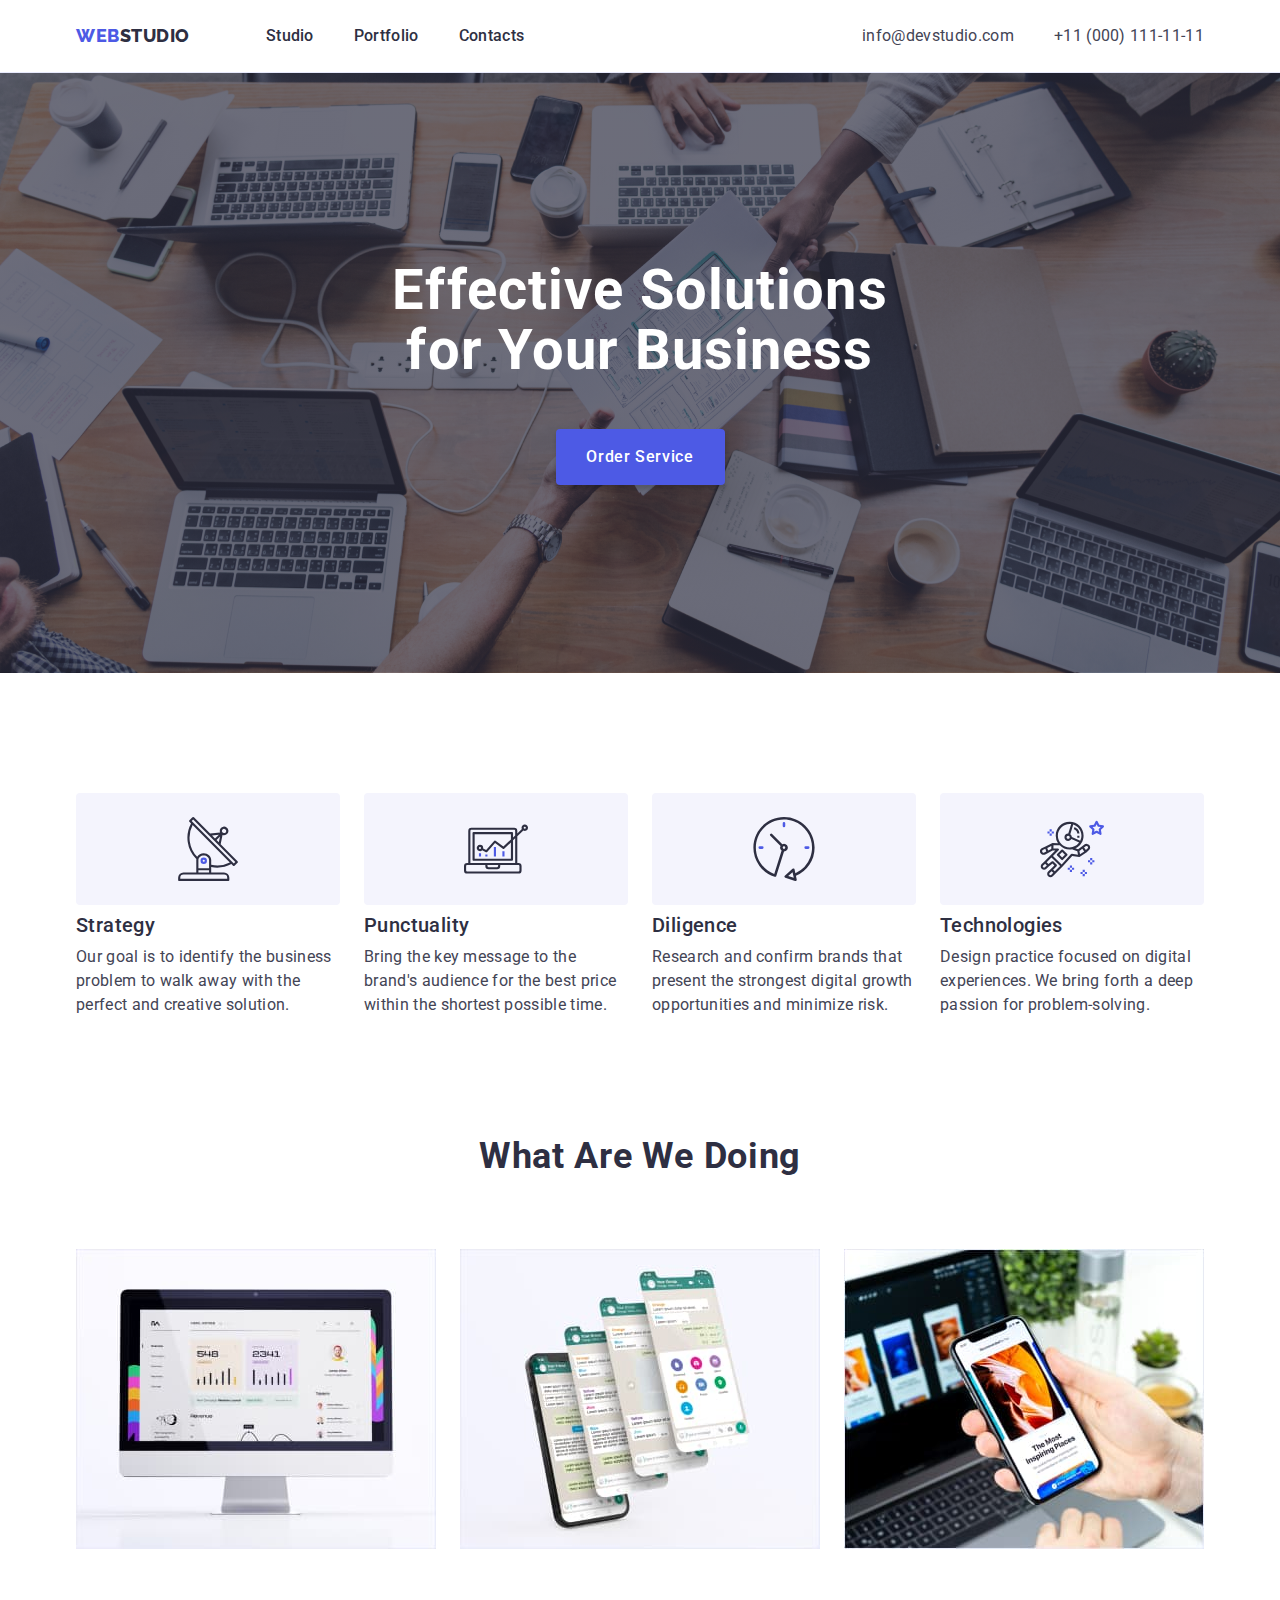
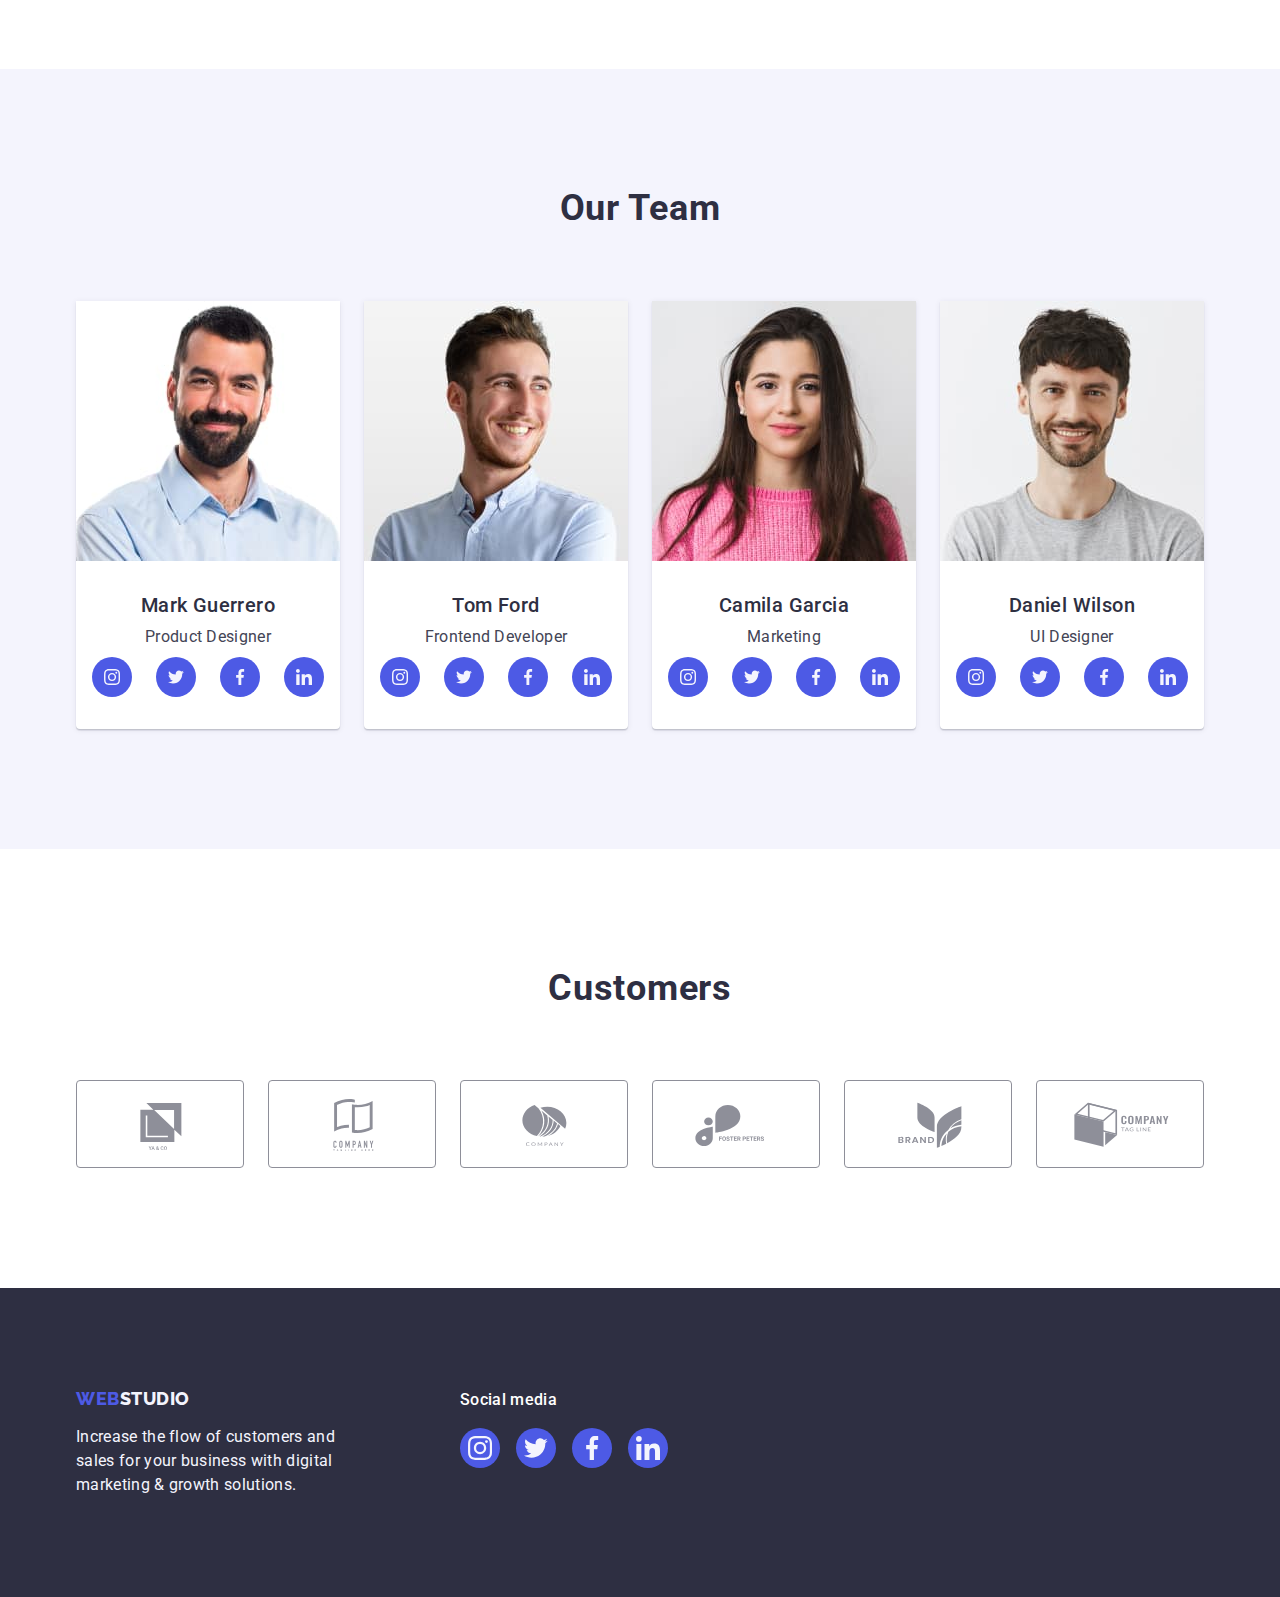
<file: index.html>
<!DOCTYPE html>
<html lang="en">
  <head>
    <meta charset="UTF-8" />
    <meta http-equiv="X-UA-Compatible" content="IE=edge" />
    <meta name="viewport" content="width=, initial-scale=1.0" />
    <title>WebStudio</title>
    <link rel="preconnect" href="https://fonts.googleapis.com" />
    <link rel="preconnect" href="https://fonts.gstatic.com" crossorigin />
    <link
      href="https://fonts.googleapis.com/css2?family=Raleway:wght@800&family=Roboto:wght@400;500;700&display=swap"
      rel="stylesheet"
    />
    <link
      rel="stylesheet"
      href="https://cdnjs.cloudflare.com/ajax/libs/modern-normalize/1.1.0/modern-normalize.min.css"
    />
    <link rel="stylesheet" href="./css/style.css" />
  </head>

  <body>
    <header class="main-header">
      <!--Верхня частина нашої сторінки в яку я включила навігаційні елементи-->
      <div class="container main-header-container">
        <nav class="nav-wrapper">
          <a class="logo link" href="./index.html"
            >Web<span class="logo-first-part">Studio</span></a
          >
          <ul class="nav-list list">
            <li class="nav-item">
              <a class="nav-link link" href="./index.html">Studio</a>
            </li>
            <li class="nav-item">
              <a class="nav-link link" href="./portfolio.html">Portfolio</a>
            </li>
            <li class="nav-item">
              <a class="nav-link link" href="">Contacts</a>
            </li>
          </ul>
        </nav>
        <address class="contacts">
          <ul class="contacts-list list">
            <li class="contact-item">
              <a class="contact-adress link" href="mailto:info@devstudio.com"
                >info@devstudio.com</a
              >
            </li>
            <li class="contact-item">
              <a class="contact-adress link" href="tel:+110001111111"
                >+11 (000) 111-11-11</a
              >
            </li>
          </ul>
        </address>
      </div>
    </header>

    <main>
      <section class="hero">
        <div class="container">
          <h1 class="main-title">Effective Solutions for Your Business</h1>
          <button class="btn-order" type="button">Order Service</button>
        </div>
      </section>

      <section class="section information">
        <div class="container">
          <h2 class="visually-hidden">Information</h2>
          <ul class="description-list list">
            <li class="description-item">
              <div class="information-item">
                <svg width="64" height="64" class="information-icon">
                  <use href="./images/icons.svg#icon-antenna"></use>
                </svg>
              </div>
              <h3 class="description-title">Strategy</h3>
              <p class="description-text">
                Our goal is to identify the business problem to walk away with
                the perfect and creative solution.
              </p>
            </li>
            <li class="description-item">
              <div class="information-item">
                <svg width="64" height="64" class="information-icon">
                  <use href="./images/icons.svg#icon-diagram"></use>
                </svg>
              </div>
              <h3 class="description-title">Punctuality</h3>
              <p class="description-text">
                Bring the key message to the brand's audience for the best price
                within the shortest possible time.
              </p>
            </li>
            <li class="description-item">
              <div class="information-item">
                <svg width="64" height="64" class="information-icon">
                  <use href="./images/icons.svg#icon-clock"></use>
                </svg>
              </div>
              <h3 class="description-title">Diligence</h3>
              <p class="description-text">
                Research and confirm brands that present the strongest digital
                growth opportunities and minimize risk.
              </p>
            </li>
            <li class="description-item">
              <div class="information-item">
                <svg width="64" height="64" class="information-icon">
                  <use href="./images/icons.svg#icon-astronaut"></use>
                </svg>
              </div>
              <h3 class="description-title">Technologies</h3>
              <p class="description-text">
                Design practice focused on digital experiences. We bring forth a
                deep passion for problem-solving.
              </p>
            </li>
          </ul>
        </div>
      </section>

      <section class="section">
        <div class="container">
          <h2 class="projects-title">What are we doing</h2>
          <ul class="projects list">
            <li class="project-item">
              <img
                class="project-pic"
                src="./images/img-main.jpg"
                alt="computer"
                width="360"
                height="300"
              />
            </li>
            <li class="project-item">
              <img
                class="project-pic"
                src="./images/img-main2.jpg"
                alt="app"
                width="360"
                height="300"
              />
            </li>
            <li class="project-item">
              <img
                class="project-pic"
                src="./images/img-main3.jpg"
                alt="phone"
                width="360"
                height="300"
              />
            </li>
          </ul>
        </div>
      </section>

      <section class="our-workers section">
        <div class="container">
          <h2 class="worker-main-title">Our Team</h2>
          <ul class="workers list">
            <li class="worker-item">
              <img
                class="worker-pic"
                src="./images/mark.jpg"
                alt="worker"
                width="264"
                height="260"
              />
              <div class="text-container">
                <h3 class="worker-title">Mark Guerrero</h3>
                <p class="profession">Product Designer</p>
                <ul class="worker-list list">
                  <li class="worker-list-item">
                    <a class="worker-list-link" href="">
                      <svg class="worker-list-icon" aria-label="icon instagram" width="16" height="16">
                        <use
                          href="./images/icons.svg#icon-instagram">
                        </use>
                      </svg>
                    </a>
                  </li>
                  <li class="worker-list-item">
                    <a class="worker-list-link" href="">
                      <svg class="worker-list-icon" aria-label="icon twitter" width="16" height="16">
                        <use
                          href="./images/icons.svg#icon-twitter">
                        </use>
                      </svg>
                    </a>
                  </li>
                  <li class="worker-list-item">
                    <a class="worker-list-link" href="">
                      <svg class="worker-list-icon" aria-label="icon facebook" width="16" height="16">
                        <use
                          href="./images/icons.svg#icon-facebook">
                        </use>
                      </svg>
                    </a>
                  </li>
                  <li class="worker-list-item">
                    <a class="worker-list-link" href="">
                      <svg class="worker-list-icon" aria-label="icon linkedin" width="16" height="16">
                        <use
                          href="./images/icons.svg#icon-linkedin">
                        </use>
                      </svg>
                    </a>
                  </li>
                </ul>
              </div>
            </li>
            <li class="worker-item">
              <img
                class="worker-pic"
                src="./images/tom.jpg"
                alt="worker"
                width="264"
                height="260"
              />
              <div class="text-container">
                <h3 class="worker-title">Tom Ford</h3>
                <p class="profession">Frontend Developer</p>
                <ul class="worker-list list">
                  <li class="worker-list-item">
                    <a class="worker-list-link" href="">
                      <svg class="worker-list-icon" aria-label="icon instagram" width="16" height="16">
                        <use
                          href="./images/icons.svg#icon-instagram">
                        </use>
                      </svg>
                    </a>
                  </li>
                  <li class="worker-list-item">
                    <a class="worker-list-link" href="">
                      <svg class="worker-list-icon" aria-label="icon twitter" width="16" height="16">
                        <use
                          href="./images/icons.svg#icon-twitter">
                        </use>
                      </svg>
                    </a>
                  </li>
                  <li class="worker-list-item">
                    <a class="worker-list-link" href="">
                      <svg class="worker-list-icon" aria-label="icon facebook" width="16" height="16">
                        <use
                          href="./images/icons.svg#icon-facebook">
                        </use>
                      </svg>
                    </a>
                  </li>
                  <li class="worker-list-item">
                    <a class="worker-list-link" href="">
                      <svg class="worker-list-icon" aria-label="icon linkedin" width="16" height="16">
                        <use
                          href="./images/icons.svg#icon-linkedin">
                        </use>
                      </svg>
                    </a>
                  </li>
                </ul>
              </div>
            </li>
            <li class="worker-item">
              <img
                class="worker-pic"
                src="./images/camila.jpg"
                alt="worker"
                width="264"
                height="260"
              />
              <div class="text-container">
                <h3 class="worker-title">Camila Garcia</h3>
                <p class="profession">Marketing</p>
                <ul class="worker-list list">
                  <li class="worker-list-item">
                    <a class="worker-list-link" href="">
                      <svg class="worker-list-icon" aria-label="icon instagram" width="16" height="16">
                        <use
                          href="./images/icons.svg#icon-instagram">
                        </use>
                      </svg>
                    </a>
                  </li>
                  <li class="worker-list-item">
                    <a class="worker-list-link" href="">
                      <svg class="worker-list-icon" aria-label="icon twitter" width="16" height="16">
                        <use
                          href="./images/icons.svg#icon-twitter">
                        </use>
                      </svg>
                    </a>
                  </li>
                  <li class="worker-list-item">
                    <a class="worker-list-link" href="">
                      <svg class="worker-list-icon" aria-label="icon facebook" width="16" height="16">
                        <use
                          href="./images/icons.svg#icon-facebook">
                        </use>
                      </svg>
                    </a>
                  </li>
                  <li class="worker-list-item">
                    <a class="worker-list-link" href="">
                      <svg class="worker-list-icon" aria-label="icon linkedin" width="16" height="16">
                        <use
                          href="./images/icons.svg#icon-linkedin">
                        </use>
                      </svg>
                    </a>
                  </li>
                </ul>
              </div>
            </li>
            <li class="worker-item">
              <img
                class="worker-pic"
                src="./images/daniel.jpg"
                alt="worker"
                width="264"
                height="260"/>
              <div class="text-container">
                <h3 class="worker-title">Daniel Wilson</h3>
                <p class="profession">UI Designer</p>
                <ul class="worker-list list">
                  <li class="worker-list-item">
                    <a class="worker-list-link" href="">
                      <svg class="worker-list-icon" aria-label="icon instagram" width="16" height="16">
                        <use
                          href="./images/icons.svg#icon-instagram">
                        </use>
                      </svg>
                    </a>
                  </li>
                  <li class="worker-list-item">
                    <a class="worker-list-link" href="">
                      <svg class="worker-list-icon" aria-label="icon twitter" width="16" height="16">
                        <use
                          href="./images/icons.svg#icon-twitter">
                        </use>
                      </svg>
                    </a>
                  </li>
                  <li class="worker-list-item">
                    <a class="worker-list-link" href="">
                      <svg class="worker-list-icon" aria-label="icon facebook" width="16" height="16">
                        <use
                          href="./images/icons.svg#icon-facebook">
                        </use>
                      </svg>
                    </a>
                  </li>
                  <li class="worker-list-item">
                    <a class="worker-list-link" href="">
                      <svg class="worker-list-icon" aria-label="icon linkedin" width="16" height="16">
                        <use
                          href="./images/icons.svg#icon-linkedin">
                        </use>
                      </svg>
                    </a>
                  </li>
                </ul>
              </div>
            </li>
          </ul>
        </div>
      </section>

      <section class="section icons">
        <div class="container">
          <h2 class="icon-title">Customers</h2>
          <ul class="icon-list list">
            <li class="icon-item">
              <a class="icon-link" href="">
                <svg class="icon-image" width="104" height="56">
                  <use href="./images/icons.svg#icon-group-first"></use>
                </svg>
              </a>
            </li>
            <li class="icon-item">
              <a class="icon-link" href="">
                <svg class="icon-image" width="104" height="56">
                  <use href="./images/icons.svg#icon-group-second"></use>
                </svg>
              </a>
            </li>
            <li class="icon-item">
              <a class="icon-link" href="">
                <svg class="icon-image" width="104" height="56">
                  <use href="./images/icons.svg#icon-group-third"></use>
                </svg>
              </a>
            </li>
            <li class="icon-item">
              <a class="icon-link" href="">
                <svg class="icon-image" width="104" height="56">
                  <use href="./images/icons.svg#icon-group-fourth"></use>
                </svg>
              </a>
            </li>
            <li class="icon-item">
              <a class="icon-link" href="">
                <svg class="icon-image" width="104" height="56">
                  <use href="./images/icons.svg#icon-group-fifth"></use>
                </svg>
              </a>
            </li>
            <li class="icon-item">
              <a class="icon-link" href="">
                <svg class="icon-image" width="104" height="56">
                  <use href="./images/icons.svg#icon-group-sixth"></use>
                </svg>
              </a>
            </li>
          </ul>
        </div>
      </section>
    </main>

    <footer class="main-footer">
      <div class="container footer-container">
        <div class="logo-footer-container">
          <a class="logo-footer link" href="./index.html" target="_blank"
            >Web<span class="logo-first-part-footer">Studio</span></a
          >
          <p class="text-footer">
            Increase the flow of customers and sales for your business with
            digital marketing & growth solutions.
          </p>
        </div>

        <div>
          <p class="footer-icon-title">Social media</p>
          <ul class="footer-list list">
            <li class="footer-list-item">
              <a class="footer-list-link" href="">
                <svg
                  class="footer-list-icon"
                  aria-label="icon instagram"
                  width="24"
                  height="24">
                  <use href="./images/icons.svg#icon-instagram"></use>
                </svg>
              </a>
            </li>
            <li class="footer-list-item">
              <a class="footer-list-link" href="">
                <svg
                  class="footer-list-icon"
                  aria-label="icon twitter"
                  width="24"
                  height="24">
                  <use href="./images/icons.svg#icon-twitter"></use>
                </svg>
              </a>
            </li>
            <li class="footer-list-item">
              <a class="footer-list-link" href="">
                <svg
                  class="footer-list-icon"
                  aria-label="icon facebook"
                  width="24"
                  height="24">
                  <use href="./images/icons.svg#icon-facebook"></use>
                </svg>
              </a>
            </li>
            <li class="footer-list-item">
              <a class="footer-list-link" href="">
                <svg
                  class="footer-list-icon"
                  aria-label="icon linkedin"
                  width="24"
                  height="24">
                  <use href="./images/icons.svg#icon-linkedin"></use>
                </svg>
              </a>
            </li>
          </ul>
        </div>
      </div>
    </footer>
  </body>
</html>
</file>
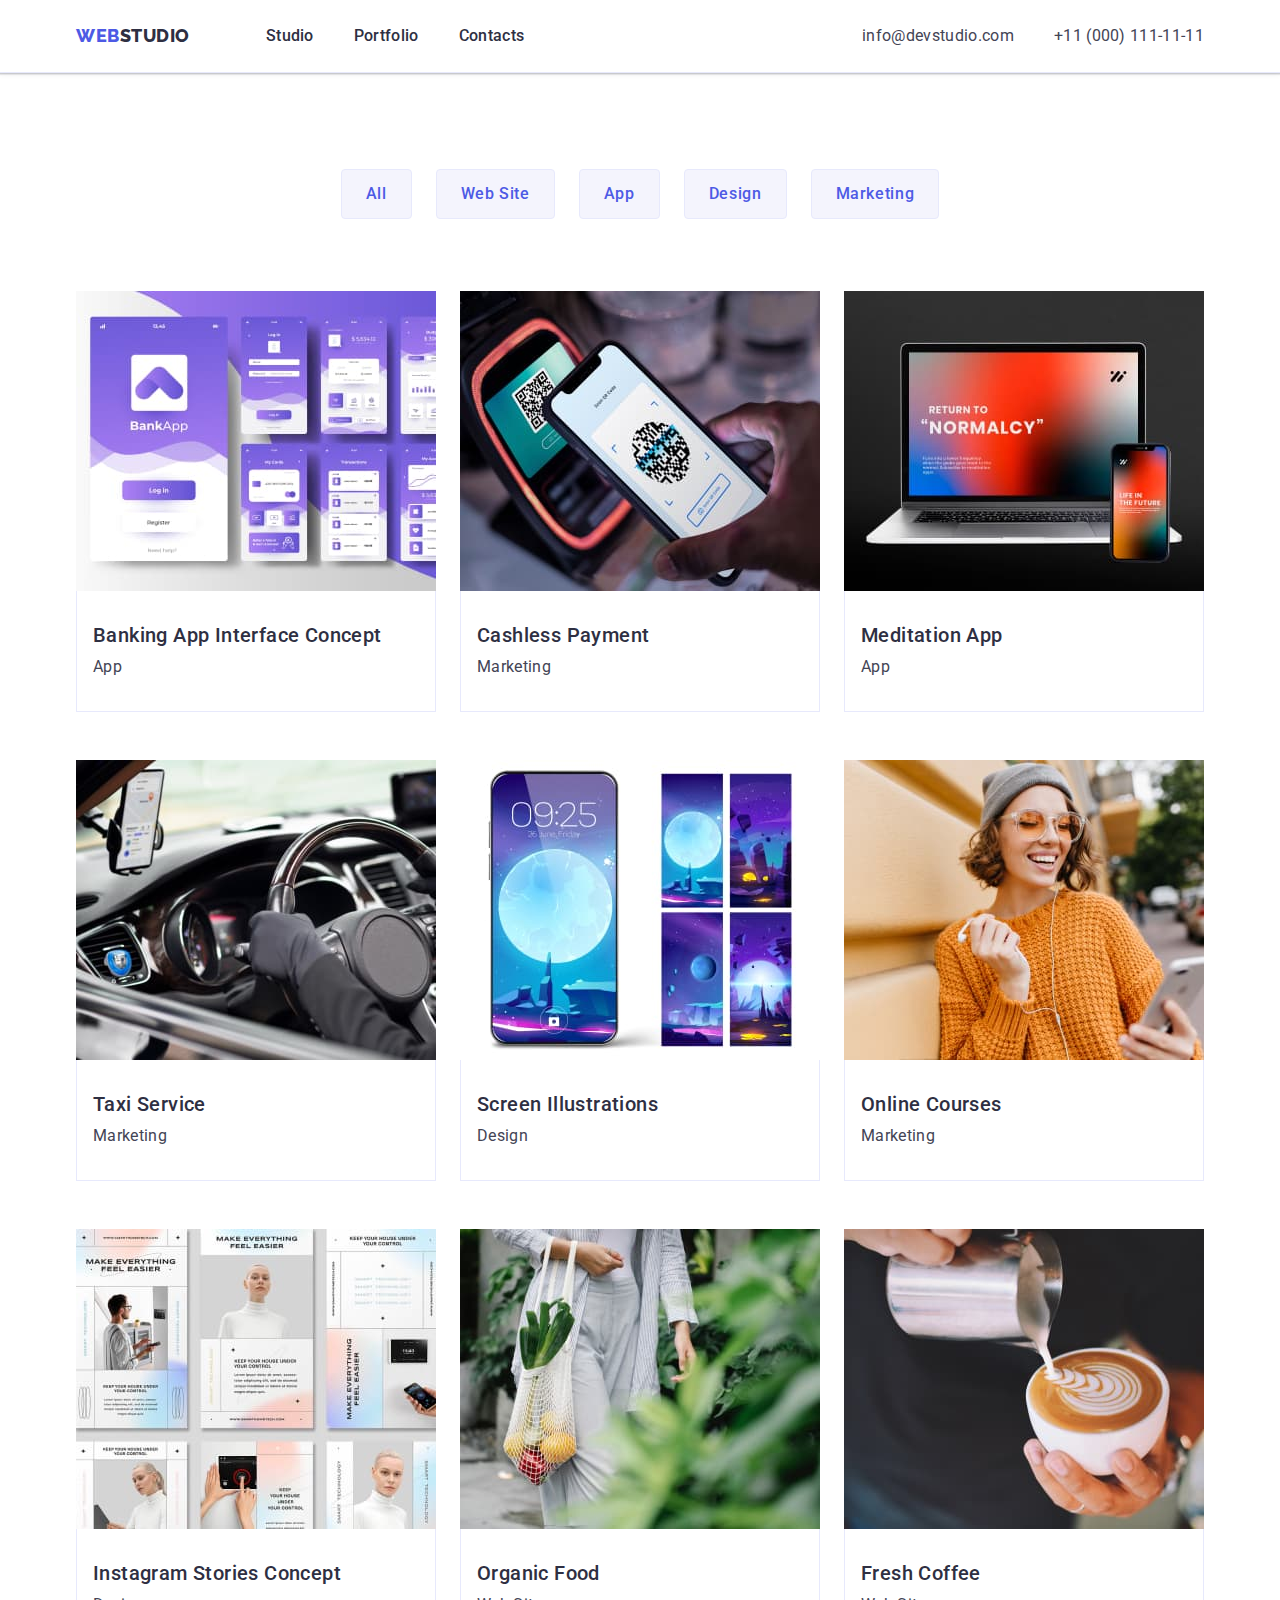
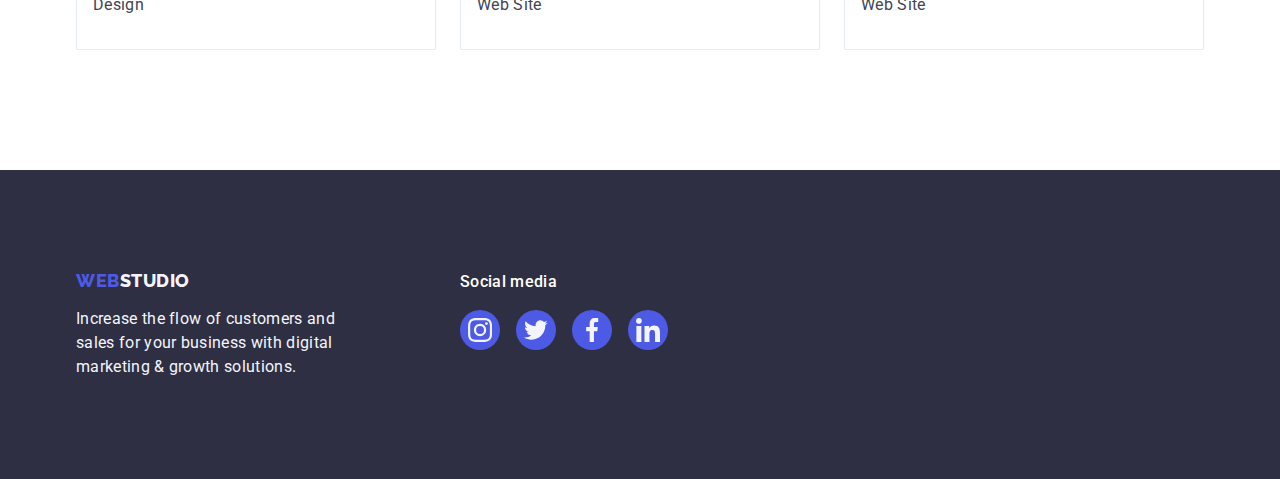
<file: portfolio.html>
<!DOCTYPE html>
<html lang="en">
  <head>
    <meta charset="UTF-8" />
    <meta http-equiv="X-UA-Compatible" content="IE=edge" />
    <meta name="viewport" content="width=device-width, initial-scale=1.0" />
    <title>Portfolio</title>
    <link rel="preconnect" href="https://fonts.googleapis.com" />
    <link rel="preconnect" href="https://fonts.gstatic.com" crossorigin />
    <link
      href="https://fonts.googleapis.com/css2?family=Raleway:wght@800&family=Roboto:wght@400;500;700&display=swap"
      rel="stylesheet"
    />
    <link
      rel="stylesheet"
      href="https://cdnjs.cloudflare.com/ajax/libs/modern-normalize/1.1.0/modern-normalize.min.css"
    />
    <link rel="stylesheet" href="./css/style.css" />
  </head>

  <body>
    <header class="main-header">
      <!--Верхня частина нашої сторінки в яку я включила навігаційні елементи-->
      <div class="container main-header-container">
        <nav class="nav-wrapper">
          <a class="logo link" href="./index.html"
            >Web<span class="logo-first-part">Studio</span></a
          >
          <ul class="nav-list list">
            <li class="nav-item">
              <a class="nav-link link" href="./index.html">Studio</a>
            </li>
            <li class="nav-item">
              <a class="nav-link link" href="./portfolio.html">Portfolio</a>
            </li>
            <li class="nav-item">
              <a class="nav-link link" href="">Contacts</a>
            </li>
          </ul>
        </nav>
        <address class="contacts">
          <ul class="contacts-list list">
            <li class="contact-item">
              <a class="contact-adress link" href="mailto:info@devstudio.com"
                >info@devstudio.com</a
              >
            </li>
            <li class="contact-item">
              <a class="contact-adress link" href="tel:+110001111111"
                >+11 (000) 111-11-11</a
              >
            </li>
          </ul>
        </address>
      </div>
    </header>

    <main>
      <!-- Кнопки -->
      <section class="section main-section-portfolio">
        <div class="container">
          <h1 class="visually-hidden">Portfolio</h1>
          <ul class="btn-list list">
            <li class="btn-item">
              <button class="btn-portfolio" type="button">All</button>
            </li>
            <li class="btn-item">
              <button class="btn-portfolio" type="button">Web Site</button>
            </li>
            <li class="btn-item">
              <button class="btn-portfolio" type="button">App</button>
            </li>
            <li class="btn-item">
              <button class="btn-portfolio" type="button">Design</button>
            </li>
            <li class="btn-item">
              <button class="btn-portfolio" type="button">Marketing</button>
            </li>
          </ul>

          <!-- Фото посилання -->
          <ul class="pictures-list list">
            <li class="pictures-item">
              <a href="" class="pictures-link link">
                <img
                  class="pictures-portfolio"
                  src="./images/img1.jpg"
                  alt="App"
                  width="360"
                  height="300"
                />
                <div class="pictures-container">
                  <h2 class="pictures-title">Banking App Interface Concept</h2>
                  <p class="pictures-text">App</p>
                </div>
              </a>
            </li>
            <li class="pictures-item">
              <a href="" class="pictures-link link">
                <img
                  class="pictures-portfolio"
                  src="./images/img2.jpg"
                  alt="PayPass"
                  width="360"
                  height="300"
                />
                <div class="pictures-container">
                  <h2 class="pictures-title">Cashless Payment</h2>
                  <p class="pictures-text">Marketing</p>
                </div>
              </a>
            </li>
            <li class="pictures-item">
              <a href="" class="pictures-link link">
                <img
                  class="pictures-portfolio"
                  src="./images/img3.jpg"
                  alt="Computer and phone"
                  width="360"
                  height="300"
                />
                <div class="pictures-container">
                  <h2 class="pictures-title">Meditation App</h2>
                  <p class="pictures-text">App</p>
                </div>
              </a>
            </li>
            <li class="pictures-item">
              <a href="" class="pictures-link link">
                <img
                  class="pictures-portfolio"
                  src="./images/img4.jpg"
                  alt="Car"
                  width="360"
                  height="300"
                />
                <div class="pictures-container">
                  <h2 class="pictures-title">Taxi Service</h2>
                  <p class="pictures-text">Marketing</p>
                </div>
              </a>
            </li>
            <li class="pictures-item">
              <a href="" class="pictures-link link">
                <img
                  class="pictures-portfolio"
                  src="./images/img5.jpg"
                  alt="Phone with pictures"
                  width="360"
                  height="300"
                />
                <div class="pictures-container">
                  <h2 class="pictures-title">Screen Illustrations</h2>
                  <p class="pictures-text">Design</p>
                </div>
              </a>
            </li>
            <li class="pictures-item">
              <a href="" class="pictures-link link">
                <img
                  class="pictures-portfolio"
                  src="./images/img6.jpg"
                  alt="Happy girl"
                  width="360"
                  height="300"
                />
                <div class="pictures-container">
                  <h2 class="pictures-title">Online Courses</h2>
                  <p class="pictures-text">Marketing</p>
                </div>
              </a>
            </li>
            <li class="pictures-item">
              <a href="" class="pictures-link link">
                <img
                  class="pictures-portfolio"
                  src="./images/img7.jpg"
                  alt="App design"
                  width="360"
                  height="300"
                />
                <div class="pictures-container">
                  <h2 class="pictures-title">Instagram Stories Concept</h2>
                  <p class="pictures-text">Design</p>
                </div>
              </a>
            </li>
            <li class="pictures-item">
              <a href="" class="pictures-link link">
                <img
                  class="pictures-portfolio"
                  src="./images/img8.jpg"
                  alt="Girl with products"
                  width="360"
                  height="300"
                />
                <div class="pictures-container">
                  <h2 class="pictures-title">Organic Food</h2>
                  <p class="pictures-text">Web Site</p>
                </div>
              </a>
            </li>
            <li class="pictures-item">
              <a href="" class="pictures-link link">
                <img
                  class="pictures-portfolio"
                  src="./images/img9.jpg"
                  alt="Cup of coffee"
                  width="360"
                  height="300"
                />
                <div class="pictures-container">
                  <h2 class="pictures-title">Fresh Coffee</h2>
                  <p class="pictures-text">Web Site</p>
                </div>
              </a>
            </li>
          </ul>
        </div>
      </section>
    </main>

    <footer class="main-footer">
      <div class="container footer-container">
        <div class="logo-footer-container">
          <a class="logo-footer link" href="./index.html" target="_blank"
            >Web<span class="logo-first-part-footer">Studio</span></a
          >
          <p class="text-footer">
            Increase the flow of customers and sales for your business with
            digital marketing & growth solutions.
          </p>
        </div>

        <div>
          <p class="footer-icon-title">Social media</p>
          <ul class="footer-list list">
            <li class="footer-list-item">
              <a class="footer-list-link" href="">
                <svg
                  class="footer-list-icon"
                  aria-label="icon instagram"
                  width="24"
                  height="24"
                >
                  <use href="./images/icons.svg#icon-instagram"></use>
                </svg>
              </a>
            </li>
            <li class="footer-list-item">
              <a class="footer-list-link" href="">
                <svg
                  class="footer-list-icon"
                  aria-label="icon twitter"
                  width="24"
                  height="24"
                >
                  <use href="./images/icons.svg#icon-twitter"></use>
                </svg>
              </a>
            </li>
            <li class="footer-list-item">
              <a class="footer-list-link" href="">
                <svg
                  class="footer-list-icon"
                  aria-label="icon facebook"
                  width="24"
                  height="24"
                >
                  <use href="./images/icons.svg#icon-facebook"></use>
                </svg>
              </a>
            </li>
            <li class="footer-list-item">
              <a class="footer-list-link" href="">
                <svg
                  class="footer-list-icon"
                  aria-label="icon linkedin"
                  width="24"
                  height="24"
                >
                  <use href="./images/icons.svg#icon-linkedin"></use>
                </svg>
              </a>
            </li>
          </ul>
        </div>
      </div>
    </footer>
  </body>
</html>
</file>
<file: css/style.css>
/* кастомні css якості - :root {} застосовується щоб надалі можно було змінити якісь основні характеристики на інші відразу а не точечно 
:root {
    --primary-text-color: rgba(0, 0, 0, 0.8);
}

body {
color: var(--primary-text-color);
}
*/

/* -------ЗМІННІ------- */
:root {
  --main-font-family: "Roboto", sans-serif;
  --main-color: #2e2f42;
  --accent-color: #4d5ae5;
  --second-accent-color: #31d0aa;
  --text-color: #434455;
  --hover-color: #404bbf;
  --main-white-color: #ffffff;
  --pale-accent-color: #f4f4fd;
  --gap-picture-left: 18px;
  --gap-picture-top: 75px;
  --border-color: #e7e9fc;
  --icons-border-color: #8e8f99;
}

.container {
  width: 1158px;
  margin-right: auto;
  margin-left: auto;
  padding: 0 15px;
}

/* -------ДЕФОЛТНІ ЗНАЧЕННЯ------- */
body {
  font-family: var(--main-font-family);
  color: var(--text-color);
  background-color: var(--main-white-color);
}

.btn-order,
.btn-portfolio {
  cursor: pointer;
}

.link {
  text-decoration: none;
}

.list {
  list-style: none;
}

.contacts {
  font-style: normal;
}

h1,
h2,
h3,
h4,
p {
  margin-top: 0;
  margin-bottom: 0;
}

ul,
ol {
  margin-top: 0;
  margin-bottom: 0;
  padding-left: 0;
}

img {
  display: block;
  max-width: 100%;
  height: auto;
}

.section {
  padding-bottom: 120px;
}

.visually-hidden {
  position: absolute;
  width: 1px;
  height: 1px;
  margin: -1px;
  border: 0;
  padding: 0;
  white-space: nowrap;
  clip-path: inset(100%);
  clip: rect(0 0 0 0);
  overflow: hidden;
}

/* ------ХЕДЕР------ */

/* -------ЛОГОТИП У ХЕДЕРІ-------*/
.logo-first-part {
  font-family: "Raleway", sans-serif;
  font-style: normal;
  font-weight: 800;
  font-size: 18px;
  line-height: 1.17;
  letter-spacing: 0.03em;
  text-transform: uppercase;
  color: var(--main-color);
  text-decoration: none;
}

.logo {
  font-family: "Raleway", sans-serif;
  font-style: normal;
  font-weight: 800;
  font-size: 18px;
  line-height: 1.17;
  display: flex;
  align-items: center;
  letter-spacing: 0.03em;
  text-transform: uppercase;
  color: var(--accent-color);
  margin-right: 76px;
}

.nav-link {
  font-style: normal;
  font-weight: 500;
  font-size: 16px;
  line-height: 1.5;
  letter-spacing: 0.02em;
  color: var(--main-color);
  padding: 24px 0;
  display: block;
}

.contact-adress {
  font-style: normal;
  font-weight: 400;
  font-size: 16px;
  line-height: 1.5;
  letter-spacing: 0.02em;
  color: var(--text-color);
}

.contact-adress:hover,
.contact-adress:focus {
  color: var(--hover-color);
}

.nav-link:hover,
.nav-link:focus {
  color: var(--hover-color);
}

.main-header-container {
  display: flex;
  align-items: center;
  justify-content: space-between;
}

.nav-wrapper {
  display: flex;
  align-items: center;
}

.nav-list {
  display: flex;
  align-items: center;
  gap: 40px;
}

.contacts-list {
  display: flex;
  align-items: center;
  gap: 40px;
}

.main-header {
  background: var(--main-white-color);
  border-bottom: 1px solid #e7e9fc;
  box-shadow: 0px 2px 1px rgba(46, 47, 66, 0.08),
    0px 1px 1px rgba(46, 47, 66, 0.16), 0px 1px 6px rgba(46, 47, 66, 0.08);
}

/* -------секція 1------- */

.hero {
  background-color: var(--main-color);
  margin-right: auto;
  margin-left: auto;
  padding: 188px 0;
  background-image: linear-gradient(
      rgba(46, 47, 66, 0.7),
      rgba(46, 47, 66, 0.7)
    ),
    url(../images/background.jpg);
  background-size: cover;
  max-width: 1440px;
  background-repeat: no-repeat;
  background-position: center;
}

.main-title {
  font-style: normal;
  font-weight: 700;
  font-size: 56px;
  line-height: 1.07;
  text-align: center;
  letter-spacing: 0.02em;
  color: var(--main-white-color);
  margin-bottom: 48px;
  max-width: 496px;
  margin-right: auto;
  margin-left: auto;
}

/* -------КНОПКА ГОЛОВНОІ СТОРІНКИ------- */
.btn-order {
  font-family: "Roboto", sans-serif;
  font-style: normal;
  font-weight: 500;
  font-size: 16px;
  line-height: 1.5;
  display: block;
  letter-spacing: 0.04em;
  color: var(--main-white-color);
  background-color: var(--accent-color);
  padding: 14px 30px;
  box-shadow: 0px 4px 4px rgba(0, 0, 0, 0.15);
  border-radius: 4px;
  min-width: 169px;
  margin-right: auto;
  margin-left: auto;
  border: none;
  height: 56px;
}

.btn-order:hover,
.btn-order:focus {
  color: var(--main-white-color);
  background-color: var(--hover-color);
}

/* -------СЕКЦІЯ 2------- */

.information-item {
  display: flex;
  justify-content: center;
  align-items: center;
  height: 112px;
  background-color: var(--pale-accent-color);
  border-radius: 4px;
  margin-bottom: 8px;
}

.information-icon {
  /* width: 64px;
  height: 64px; */
}

.description-list {
  display: flex;
  align-items: center;
  gap: 24px;
}

.information {
  padding: 120px 0;
}

.description-title,
.worker-title {
  font-style: normal;
  font-weight: 500;
  font-size: 20px;
  line-height: 1.2;
  letter-spacing: 0.02em;
  color: var(--main-color);
  margin-bottom: 8px;
}

.description-item {
  width: calc((100% - 72px) / 4);
}

.description-text,
.profession {
  font-style: normal;
  font-size: 16px;
  line-height: 1.5;
  letter-spacing: 0.02em;
}

/* -------СЕКЦІЯ 3------- */
.our-workers {
  background-color: var(--pale-accent-color);
  padding-top: 120px;
}

.workers {
  display: flex;
  align-items: center;
  flex-wrap: wrap;
  gap: 24px;
}

.projects-title,
.worker-main-title,
.icon-title {
  font-style: normal;
  font-weight: 700;
  font-size: 36px;
  line-height: 1.11;
  text-align: center;
  letter-spacing: 0.02em;
  text-transform: capitalize;
  color: var(--main-color);
  margin-right: auto;
  margin-left: auto;
  margin-bottom: 72px;
}

.projects {
  display: flex;
  align-items: center;
  justify-content: space-between;
  gap: 24px;
}

.worker-item {
  background-color: var(--main-white-color);
  box-shadow: 0px 1px 6px rgba(46, 47, 66, 0.08),
    0px 1px 1px rgba(46, 47, 66, 0.16), 0px 2px 1px rgba(46, 47, 66, 0.08);
  border-radius: 0px 0px 4px 4px;
  width: calc((100% - 72px) / 4);
}

.text-container {
  text-align: center;
  padding: 32px 0;
}

.worker-list,
.icon-list {
  display: flex;
  justify-content: center;
  gap: 24px;
}

.worker-list-link,
.footer-list-link {
  display: flex;
  justify-content: center;
  align-items: center;
  width: 40px;
  height: 40px;
  border-radius: 50%;
  background-color: var(--accent-color);
}

.profession {
  margin-bottom: 8px;
}

.worker-list-link:hover,
.worker-list-link:focus {
  background-color: #404bbf;
}

.worker-list-icon {
  fill: #f4f4fd;
}

/* -------ІКОНКИ КОМПАНІЙ------- */

.icons {
  padding: 120px 0;
}

.icon-title {
  line-height: 1.1;
}

.icon-link {
  display: flex;
  justify-content: center;
  align-items: center;
  width: 168px;
  height: 88px;
  border: 1px solid var(--icons-border-color);
  border-radius: 4px;
  color: var(--icons-border-color);
  gap: 24px;
}

.icon-image {
  fill: currentColor;
}

.icon-link:hover .icon-image,
.icon-link:focus .icon-image {
  color: #404bbf;
}

.icon-link:hover,
.icon-link:focus {
  color: #404bbf;
  border: 1px solid var(--hover-color);
}

/* -------ПОРТФОЛІО------- */

/* ------КНОПКИ В ПОРТФОЛІО-------*/
.btn-list {
  display: flex;
  align-items: center;
  justify-content: center;
  gap: 24px;
  margin-bottom: 72px;
}

.btn-portfolio {
  font-family: "Roboto", sans-serif;
  font-style: normal;
  font-weight: 500;
  font-size: 16px;
  line-height: 1.5;
  text-align: center;
  letter-spacing: 0.04em;
  color: var(--accent-color);
  background: var(--pale-accent-color);
  border-radius: 4px;
  padding: 12px 24px;
  border: 1px solid var(--border-color);
}

.btn-portfolio:hover,
.btn-portfolio:focus {
  color: var(--main-white-color);
  background: var(--hover-color);
  border: 1px solid transparent;
  box-shadow: 0px 3px 1px rgba(0, 0, 0, 0.1), 0px 2px 1px rgba(0, 0, 0, 0.08),
    0px 2px 2px rgba(0, 0, 0, 0.12);
}

/* -------ОСНОВНА СЕКЦІЯ З КАРТИНКАМИ------ */

.main-section-portfolio {
  padding-top: 96px;
}

.pictures-list {
  display: flex;
  flex-wrap: wrap;
  column-gap: 24px;
  row-gap: 48px;
}

.pictures-item {
  width: calc((100% - 48px) / 3);
}

.pictures-link {
  display: block;
}

.pictures-link:hover,
.pictures-link:focus {
  box-shadow: 0px 1px 6px rgba(46, 47, 66, 0.08),
    0px 1px 1px rgba(46, 47, 66, 0.16), 0px 2px 1px rgba(46, 47, 66, 0.08);
}

.pictures-title {
  font-style: normal;
  font-weight: 500;
  font-size: 20px;
  line-height: 1.2;
  letter-spacing: 0.02em;
  color: var(--main-color);
  margin-bottom: 8px;
}

.pictures-text {
  font-style: normal;
  font-weight: 400;
  font-size: 16px;
  line-height: 1.5;
  letter-spacing: 0.02em;
  color: var(--text-color);
}

.pictures-container {
  padding: 32px 16px;
  border: 1px solid #e7e9fc;
  border-top: none;
}

/* ------ФУТЕР------- */
.main-footer {
  background-color: var(--main-color);
  padding: 100px 0;
}

.logo-footer-container {
  gap: 120px;
}

.logo-footer {
  font-family: "Raleway", sans-serif;
  font-style: normal;
  font-weight: 800;
  font-size: 18px;
  line-height: 1.17;
  display: flex;
  align-items: center;
  letter-spacing: 0.03em;
  text-transform: uppercase;
  color: var(--accent-color);
  margin-bottom: 16px;
  display: inline-block;
}

.logo-first-part-footer {
  font-family: "Raleway", ans-serif;
  font-style: normal;
  font-weight: 800;
  font-size: 18px;
  line-height: 1.17;
  letter-spacing: 0.03em;
  text-transform: uppercase;
  color: var(--pale-accent-color);
}

.text-footer {
  font-style: normal;
  font-weight: 400;
  font-size: 16px;
  line-height: 1.5;
  letter-spacing: 0.02em;
  color: var(--pale-accent-color);
  background: var(--main-color);
  max-width: 264px;
}

.footer-icon-title {
  font-style: normal;
  font-weight: 500;
  font-size: 16px;
  line-height: 0.5;
  letter-spacing: 0.02em;
  color: var(--main-white-color);
  margin-bottom: 16px;
}

.footer-list {
  display: flex;
  justify-content: center;
  gap: 16px;
}

.footer-container {
  display: flex;
  align-items: baseline;
  gap: 120px;
}

.footer-list-link:hover,
.footer-list-link:focus {
  background-color: var(--second-accent-color);
}

.footer-list-icon {
  fill: var(--pale-accent-color);
}

.footer-icon-title {
  line-height: 1.5;
}
</file>
